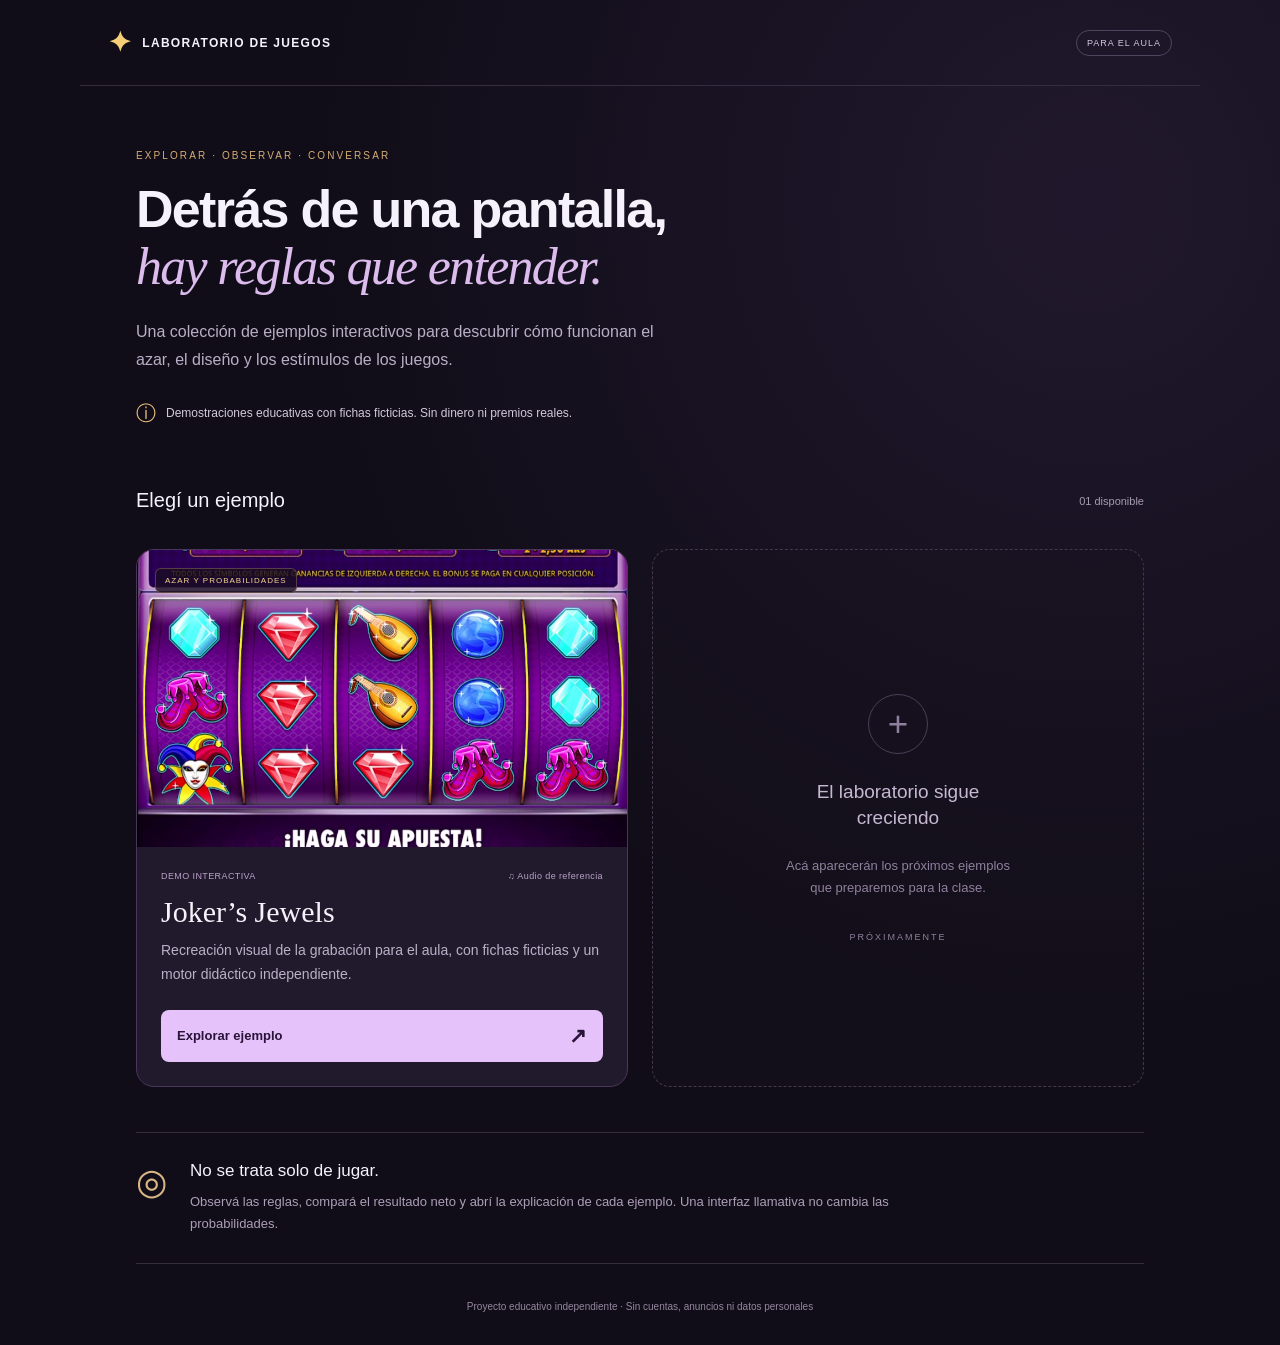
<file: index.html>
<!doctype html>
<html lang="es"><head><meta charset="utf-8"><meta name="viewport" content="width=device-width,initial-scale=1"><title>Laboratorio de juegos · Ejemplos para el aula</title><link rel="stylesheet" href="gallery.css"></head><body>
<header class="site-header"><a class="brand" href="index.html"><span aria-hidden="true">✦</span> LABORATORIO DE JUEGOS</a><span class="tag">PARA EL AULA</span></header>
<main><section class="intro"><p class="eyebrow">EXPLORAR · OBSERVAR · CONVERSAR</p><h1>Detrás de una pantalla,<br><em>hay reglas que entender.</em></h1><p>Una colección de ejemplos interactivos para descubrir cómo funcionan el azar, el diseño y los estímulos de los juegos.</p><div class="note"><span aria-hidden="true">ⓘ</span> Demostraciones educativas con fichas ficticias. Sin dinero ni premios reales.</div></section>
<section class="catalog" aria-labelledby="examples"><div class="section-heading"><h2 id="examples">Elegí un ejemplo</h2><span>01 disponible</span></div><div class="cards"><a class="game-card" href="teatro-del-azar.html?v=20261010" aria-label="Abrir recreación visual"><div class="art"><img src="assets/reference-frame.jpg" alt="Cinco rodillos violetas con gemas de colores y estrellas doradas"><span class="badge">AZAR Y PROBABILIDADES</span></div><div class="card-copy"><div class="card-meta"><span>DEMO INTERACTIVA</span><span>♫ Audio de referencia</span></div><h3>Joker’s Jewels</h3><p>Recreación visual de la grabación para el aula, con fichas ficticias y un motor didáctico independiente.</p><span class="open">Explorar ejemplo <span aria-hidden="true">↗</span></span></div></a><div class="coming"><span class="plus" aria-hidden="true">+</span><h3>El laboratorio sigue creciendo</h3><p>Acá aparecerán los próximos ejemplos que preparemos para la clase.</p><span class="coming-label">PRÓXIMAMENTE</span></div></div></section>
<section class="guide"><span class="guide-icon" aria-hidden="true">◎</span><div><h2>No se trata solo de jugar.</h2><p>Observá las reglas, compará el resultado neto y abrí la explicación de cada ejemplo. Una interfaz llamativa no cambia las probabilidades.</p></div></section></main><footer>Proyecto educativo independiente · Sin cuentas, anuncios ni datos personales</footer></body></html>
</file>
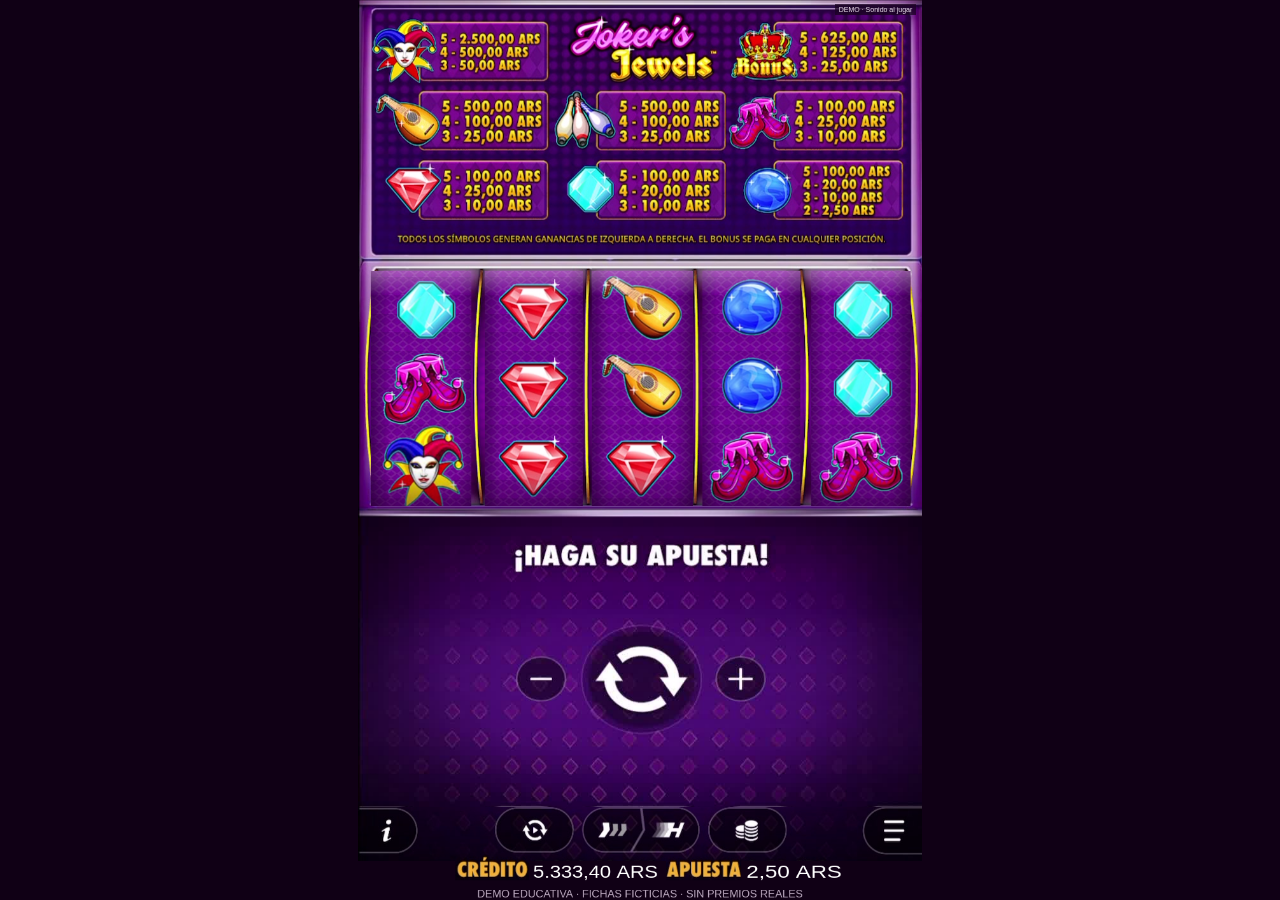
<file: teatro-del-azar.html>
<!doctype html><html lang="es"><head><meta charset="utf-8"><meta name="viewport" content="width=device-width,initial-scale=1,viewport-fit=cover"><title>Recreación visual · Demo educativa</title><link rel="stylesheet" href="reference.css?v=20261010"></head><body>
<main class="reference-game" aria-label="Recreación visual de la grabación con fichas ficticias">
<canvas id="gameCanvas" width="886" height="1414" aria-label="Cinco rodillos y tabla visual de referencia">Tu navegador no admite canvas.</canvas>
<a class="hotspot back" href="index.html" aria-label="Volver a ejemplos"></a>
<button class="hotspot fullscreen" aria-label="Pantalla completa"></button>
<button class="hotspot spin-control" aria-label="Girar una ronda de demostración"></button>
<button class="hotspot minus-control" aria-label="Reducir fichas por ronda"></button><button class="hotspot plus-control" aria-label="Aumentar fichas por ronda"></button>
<button class="hotspot info-control" aria-label="Información de la demostración"></button><button class="hotspot reset-control" aria-label="Ajustes de tirada automática"></button><button class="hotspot speed-control" aria-label="Cambiar velocidad" aria-pressed="false"></button><button class="hotspot sound-control" aria-label="Abrir Hyperplay" aria-pressed="false"></button><button class="hotspot stake-control" aria-label="Elegir fichas por ronda"></button><button class="hotspot menu-control" aria-label="Abrir menú"></button>
<span class="audio-note" id="audioNote">DEMO · ♫ tocar para activar</span><p class="sr-only" id="status" role="status" aria-live="polite"></p>
</main>
<dialog id="info"><h2>Demostración educativa</h2><p>La imagen y el sonido proceden del video facilitado para esta recreación visual. Los nombres, marcas y tablas visibles pertenecen al material de referencia. Esta demo independiente no está conectada al juego ni al casino original.</p><p>Las fichas son ficticias. La tabla del video forma parte de la referencia visual: el motor didáctico es simplificado y no reproduce las reglas comerciales del original. Solo cuenta la fila central: tres iguales desde la izquierda pagan 15 veces; cuatro, 50; cinco, 100. Cada uno de los cinco símbolos tiene la misma probabilidad.</p><p>Este modelo devuelve matemáticamente un 96 % a largo plazo, con un 4 % de rondas que pagan. No es una promesa sobre una sesión corta, ni un dato del juego original. Los giros son independientes y los resultados no se ajustan para producir “casi premios”.</p><p id="summary"></p><table><thead><tr><th>Ronda</th><th>Usadas</th><th>Recibidas</th><th>Neto</th></tr></thead><tbody id="history"></tbody></table><p>La demo se detiene a las diez rondas para conversar sobre música, estímulos y resultados netos. No admite depósitos, retiros ni premios reales.</p><button data-close>Cerrar</button></dialog>
<dialog id="menu"><h2>Menú de la demo</h2><button id="openInfo">Ver explicación y resultados</button><button id="audioMenu" aria-pressed="true">Silenciar sonido</button><fieldset class="audio-settings"><legend>Sonido</legend><label><input id="musicEnabled" type="checkbox" checked> Música de fondo</label><input id="musicVolume" aria-label="Volumen de música" type="range" min="0" max="100" value="100"><label><input id="effectsEnabled" type="checkbox" checked> Efectos de botones y rodillos</label><input id="effectsVolume" aria-label="Volumen de efectos" type="range" min="0" max="100" value="80"></fieldset><button id="resetMenu">Reiniciar demostración</button><a href="index.html">Volver a ejemplos</a><button data-close>Cerrar</button></dialog>
<dialog id="stakes" class="game-modal"><button class="close" data-close aria-label="Cerrar">×</button><h2>APOSTANDO EN 5 LÍNEAS</h2><section class="bet-row"><h3>MONEDAS POR LÍNEA</h3><div><button data-adjust="coins:-1">−</button><output id="coinCount"></output><button data-adjust="coins:1">+</button></div></section><section class="bet-row"><h3>VALOR DE MONEDAS</h3><div><button data-adjust="value:-1">−</button><output id="coinValue"></output><button data-adjust="value:1">+</button></div></section><section class="bet-row"><h3>TOTAL APOSTADO</h3><div><button data-adjust="total:-1">−</button><output id="totalStake"></output><button data-adjust="total:1">+</button></div></section><button id="maxStake" class="green">APUESTA MÁX</button></dialog>
<dialog id="autoplay" class="game-modal"><button class="close" data-close aria-label="Cerrar">×</button><h2>AJUSTES DE TIRADA AUTOMÁTICA</h2><div class="checks"><label><input id="turboAuto" type="checkbox"> TIRADA TURBO</label><label><input id="fastAuto" type="checkbox"> TIRADA RÁPIDA</label><label><input type="checkbox" checked> SALTAR PANTALLAS</label></div><h3>NÚMERO DE TIRADAS AUTOMÁTICAS</h3><input id="autoCount" type="range" min="1" max="100" value="100"><output id="autoNumber">100</output><button id="startAuto" class="green">INICIAR TIR. AUTO.</button><hr><h2>TIRADA SIN RODILLOS</h2><p>HYPERPLAY ES UN AUTOJUEGO SÚPER RÁPIDO SIN RODILLOS.</p><button id="openHyper">IR A HYPERPLAY</button><small>La demostración pausa al completar diez rondas.</small></dialog>
<dialog id="hyperplay" class="game-modal"><button class="close" data-close aria-label="Cerrar">×</button><h2><i>Joker’s</i> <strong>Jewels</strong></h2><h3>HYPERPLAY</h3><div class="hyper-summary"><span>APUESTA TOTAL<br><b id="hyperSpent">0</b></span><strong>LISTO</strong><span>PREMIO TOTAL<br><b id="hyperPaid">0</b></span></div><div class="hyper-columns">TIRADA <span>GANANCIA　 X</span> CRÉDITO</div><div class="hyper-credit">CRÉDITO INICIAL <b id="hyperCredit">5.333,40 ARS</b></div><p>El Hyperplay es un modo de autojuego súper rápido sin rodillos.</p><p>Elija su configuración y pulse jugar para comenzar.<br>Puede pausar o ajustarlo en cualquier momento.</p><div class="hyper-adjust"><button id="hyperMinus">−</button><div><output id="hyperStake">2,50 ARS</output><h3>APUESTA</h3></div><button id="hyperPlus">+</button></div><input id="hyperBetRange" aria-label="Apuesta" type="range" min="0" max="14" value="0"><div class="hyper-adjust"><button id="hyperCountMinus">−</button><div><output id="hyperCountLabel">100</output><h3>TIRADAS</h3></div><button id="hyperCountPlus">+</button></div><input id="hyperCount" aria-label="Tiradas" type="range" min="1" max="100" value="100"><label class="hyper-stop">DETENERSE EN LA FUNCIÓN<input id="hyperStop" type="checkbox"></label><button id="hyperStart" aria-label="Iniciar Hyperplay">▶</button><small>DEMO EDUCATIVA · PAUSA A LAS DIEZ RONDAS</small></dialog>
<dialog id="rules" class="game-modal"><button class="close" data-close aria-label="Cerrar">×</button><canvas id="rulesCanvas" width="826" height="1250" aria-label="Tabla visual de premios del video de referencia"></canvas><p class="rules-note">Tabla visual de referencia. Las reglas de la simulación se explican en el menú de la demo.</p></dialog>
<script src="audio.js?v=20261010"></script><script src="engine.js"></script><script src="reels.js?v=20261010"></script><script src="reference.js?v=20261010"></script></body></html>
</file>
<file: gallery.css>
:root{color-scheme:dark;font-family:Arial,Helvetica,sans-serif;background:#100d18;color:#f6f2fb}*{box-sizing:border-box}body{margin:0;background:radial-gradient(ellipse at 85% 15%,#30213f88,transparent 50%),#100d18}a{color:inherit;text-decoration:none}a:focus-visible{outline:3px solid #dfbafc;outline-offset:6px}.site-header{max-width:1120px;margin:auto;display:flex;align-items:center;justify-content:space-between;padding:26px 28px;border-bottom:1px solid #342d40;gap:15px}.brand{font-size:12px;font-weight:700;letter-spacing:1.3px;display:flex;align-items:center;gap:10px}.brand>span{font-size:28px;color:#f7ce78}.tag{border:1px solid #51445e;padding:7px 10px;border-radius:20px;color:#d5c6e2;font-size:9px;letter-spacing:1px;white-space:nowrap}main{max-width:1064px;margin:auto;padding:0 28px}.intro{padding:64px 0 45px;max-width:720px}.eyebrow{font-size:10px;letter-spacing:2.1px;color:#d5ae75;margin:0 0 20px}h1{font-size:clamp(32px,4.5vw,52px);line-height:1.1;letter-spacing:-1.7px;margin:0 0 23px;font-weight:600}h1 em{font-family:Georgia,serif;font-weight:400;color:#dcbbed}.intro>p:not(.eyebrow){color:#b9afc6;font-size:16px;line-height:1.7;max-width:550px}.note{display:flex;align-items:center;gap:10px;font-size:12px;line-height:1.5;color:#d3c8dc;margin-top:25px}.note>span{color:#efc57b;font-size:20px}.section-heading{display:flex;justify-content:space-between;align-items:center;gap:15px;margin:0 0 20px}.section-heading h2{font-size:20px;font-weight:500}.section-heading>span{font-size:11px;color:#a79bb3}.cards{display:grid;grid-template-columns:1fr 1fr;gap:24px}.game-card{display:block;background:#211a2c;border:1px solid #4a365b;border-radius:18px;overflow:hidden;transition:border-color .2s,transform .2s}.game-card:hover{border-color:#c799e7;transform:translateY(-3px)}.art{position:relative;aspect-ratio:1.65;overflow:hidden;background:#370941}.art img{width:100%;height:100%;object-fit:cover;display:block}.badge{position:absolute;left:18px;top:18px;padding:7px 9px;background:#1b0d24cc;color:#f5d48f;border:1px solid #b28a6666;border-radius:6px;font-size:8px;letter-spacing:1px}.card-copy{padding:24px}.card-meta{display:flex;justify-content:space-between;gap:10px;font-size:9px;color:#b9a2c9;letter-spacing:.4px}.card-copy h3{font-family:Georgia,serif;font-size:30px;font-weight:400;margin:14px 0 10px}.card-copy p{font-size:14px;line-height:1.7;color:#bcb0c9;margin:0}.open{margin-top:23px;display:flex;justify-content:space-between;align-items:center;background:#e6c2fa;color:#281438;border-radius:8px;padding:14px 16px;font-size:13px;font-weight:bold}.open>span{font-size:21px}.coming{border:1px dashed #44384e;border-radius:18px;padding:40px;display:flex;flex-direction:column;align-items:center;justify-content:center;text-align:center;background:#19132055;color:#8f819d}.plus{display:grid;place-items:center;border:1px solid #4c3d57;border-radius:50%;height:60px;width:60px;font-size:35px;font-weight:300}.coming h3{color:#c6b8d2;font-size:19px;font-weight:400;max-width:220px;line-height:1.4;margin:25px 0 10px}.coming p{max-width:230px;font-size:13px;line-height:1.7}.coming-label{font-size:9px;letter-spacing:2px;margin-top:20px}.guide{display:flex;gap:23px;padding:28px 0;border-top:1px solid #342c3d;border-bottom:1px solid #342c3d;margin:45px 0 35px}.guide-icon{color:#d6b685;font-size:36px}.guide h2{font-size:17px;font-weight:500;margin:0 0 10px}.guide p{font-size:13px;line-height:1.7;color:#ac9eb8;margin:0;max-width:700px}footer{padding:0 25px 30px;text-align:center;font-size:10px;color:#95879f;line-height:1.6}@media(max-width:650px){.site-header{padding:20px}.brand{font-size:9px;letter-spacing:.8px}.brand>span{font-size:24px}.tag{font-size:8px;padding:6px 8px}main{padding:0 20px}.intro{padding:42px 0 25px}h1{font-size:34px}.intro>p:not(.eyebrow){font-size:14px}.cards{grid-template-columns:1fr}.coming{padding:25px}.coming .plus{height:42px;width:42px;font-size:25px}.coming h3{max-width:none;font-size:17px;margin:15px 0 5px}.coming p{max-width:270px;margin:7px 0}.coming-label{margin-top:13px}.guide{margin-top:30px;gap:15px}.card-copy{padding:20px}.section-heading h2{font-size:18px}}@media(prefers-reduced-motion:reduce){.game-card{transition:none}.game-card:hover{transform:none}}

.art img{object-position:center 47%}
</file>
<file: reference.css>
*{box-sizing:border-box}html,body{margin:0;background:#100015;color:#fff;font-family:Arial,sans-serif}body{min-height:100dvh;display:grid;place-items:center}.reference-game{position:relative;width:min(100vw,calc(100dvh * 886 / 1414));aspect-ratio:886/1414;background:#22002a;overflow:hidden}canvas{display:block;width:100%;height:100%;object-fit:contain}.hotspot{position:absolute;border:0;background:transparent;color:transparent;cursor:pointer;padding:0;touch-action:manipulation}.hotspot:focus-visible{outline:2px solid #ffe276;outline-offset:-3px;border-radius:12px}.hotspot:disabled{cursor:default}.back{left:6.6%;top:2.9%;width:6.6%;height:4%}.fullscreen{left:6.6%;top:10%;width:6.6%;height:4%}.spin-control{left:38%;top:68.6%;width:24%;height:14.7%;border-radius:50%}.minus-control{left:29%;top:73.3%;width:9%;height:5.3%;border-radius:50%}.plus-control{left:62.8%;top:73.3%;width:8.8%;height:5.3%;border-radius:50%}.info-control{left:0;top:89.8%;width:11%;height:5.1%}.reset-control{left:23%;top:89.8%;width:14%;height:5.1%}.speed-control{left:39%;top:89.8%;width:12%;height:5.1%}.sound-control{left:50%;top:89.8%;width:11%;height:5.1%}.stake-control{left:62%;top:89.8%;width:15%;height:5.1%}.menu-control{right:0;top:89.8%;width:11%;height:5.1%}.sr-only{position:absolute;width:1px;height:1px;overflow:hidden;clip-path:inset(50%)}dialog{width:min(92vw,460px);max-height:85dvh;overflow:auto;border:1px solid #915aa5;border-radius:10px;padding:24px;background:#25132e;color:#f8edfb}dialog::backdrop{background:#000b}dialog h2{margin-top:0;color:#ffe18c;font-size:23px}dialog p,dialog li{font-size:14px;line-height:1.65}dialog button,dialog a{display:inline-block;padding:12px 16px;margin:5px 4px 5px 0;border:1px solid #a879bc;border-radius:6px;background:#42234e;color:#fff;font:inherit;cursor:pointer;text-decoration:none}dialog button:disabled{opacity:.5}dialog table{width:100%;font-size:12px;border-collapse:collapse}dialog th,dialog td{padding:8px 2px;border-bottom:1px solid #65416b;text-align:right}dialog th:first-child,dialog td:first-child{text-align:left}.audio-note{position:absolute;right:1%;top:.4%;font-size:7px;background:#190321bd;color:#e6d9e8;padding:2px 4px;pointer-events:none}.loading-error{padding:30px;font-size:15px;color:white}.reference-game:fullscreen{width:min(100vw,calc(100dvh * 886 / 1414));margin:auto}

.back,.fullscreen{display:none}.spin-control{left:38.5%;top:68.45%;height:14.85%;width:23.5%}.minus-control{left:30.3%;top:73.05%;width:7.8%;height:5.2%}.plus-control{left:62.2%;top:73.05%;width:8%;height:5.2%}.info-control,.reset-control,.speed-control,.sound-control,.stake-control,.menu-control{top:89.8%;height:5.1%}
.game-modal{background:rgba(5,2,6,.96);border:0;border-radius:5px;width:min(80.5vw,calc(100dvh * .504));padding:8% 6%;text-align:center;font-family:'Arial Narrow',Impact,Arial,sans-serif}.game-modal h2{font-size:clamp(13px,3.4vw,27px);color:#edc25b;font-weight:900;margin:0 0 28px}.game-modal h3{font-size:clamp(12px,3vw,25px);margin:16px 0 8px}.game-modal .close{position:absolute;right:5px;top:0;background:none;border:0;font:40px Arial;padding:0 8px;margin:0;color:#bbb}.bet-row>div{display:flex;align-items:center;justify-content:space-between;gap:14px}.bet-row button{border:0;border-radius:50%;background:#eee;color:#555;width:22%;aspect-ratio:1;padding:0;margin:0;font:clamp(28px,7vw,65px) Arial}.bet-row button:last-child{background:#0c6;color:#fff}.bet-row output{background:#222021;border:2px solid #454345;border-radius:9px;width:54%;padding:16px 0;font-size:clamp(14px,3.5vw,30px);font-weight:900;white-space:nowrap}.game-modal .green{background:#0c6;border:0;border-radius:4px;font-weight:900;margin-top:24px;padding:18px 12px}.game-modal small{display:block;font:11px Arial;color:#aaa;margin-top:16px}.checks{display:flex;gap:12px;font-size:12px}.checks label{flex:1}.checks input{display:block;margin:0 auto 8px;accent-color:#0c6}.game-modal input[type=range]{accent-color:#0c6;width:80%}.game-modal hr{border:0;border-top:1px solid #555;margin:24px 0}.game-modal::backdrop{background:#0003}

#stakes{padding:8% 7% 6%;aspect-ratio:714/1020;max-height:90dvh}.bet-row{margin-bottom:22px}#autoplay{padding:8% 6% 4%;width:min(80.5vw,calc(100dvh * .575))}.checks{margin:28px 0 48px;text-align:left;align-items:center;font-weight:900}.checks input{width:24px;height:24px;float:left;margin-right:5px}#autoplay #startAuto{display:block;width:100%;margin:38px auto 28px}#openHyper{background:#ffb330;color:#080808;border:0;font-weight:900;width:90%;margin-top:20px}#hyperplay{width:min(100vw,calc(100dvh * 886 / 1414));height:min(100dvh,calc(100vw * 1414 / 886));max-height:100dvh;padding:5% 0 1%;background:radial-gradient(ellipse at 30% 10%,#57357988,transparent 50%),linear-gradient(115deg,#331358,#30105f);border-radius:0;overflow:auto;font-family:Arial,sans-serif}#hyperplay h2{font-size:clamp(24px,6vw,48px);margin:0 0 8px;text-shadow:2px 3px #110022}#hyperplay h2 i{color:#f353d9}#hyperplay h2 strong{color:#ffdb20}#hyperplay h3{color:#9b85ae;font-size:clamp(10px,2.5vw,20px);margin:4px 0}#hyperplay p{font-size:clamp(10px,2.5vw,21px);line-height:1.4;margin:20px 7%;color:#dbcae8}.hyper-summary,.hyper-columns,.hyper-credit{display:flex;justify-content:space-between;text-align:left;padding:8px 5%;font-size:clamp(9px,2.5vw,21px);color:#a28bb7}.hyper-summary b{color:#fff}.hyper-summary>strong{border:2px solid #a28bb7;border-radius:30px;padding:4px 15px;color:#d6c0e3}.hyper-columns{border-top:1px solid #9075ad;margin:10px 5% 0;padding:7px 0}.hyper-credit{border-block:2px solid white;background:#210269;color:white}.hyper-adjust{display:flex;align-items:center;justify-content:space-between;margin:18px 10% 5px}.hyper-adjust output{font-size:clamp(16px,4vw,30px);font-weight:bold}.hyper-adjust button{border:0;background:none;font:40px Arial;margin:0;padding:0;color:white}#hyperplay input[type=range]{width:77%;accent-color:white;margin:8px auto}#hyperplay .hyper-stop{display:block;font-size:clamp(9px,2.3vw,18px);font-weight:bold;margin-top:12px}.hyper-stop input{display:block;width:30px;height:30px;margin:12px auto;accent-color:white}#hyperplay #hyperStart{display:block;border:1px solid #b3a3c2;background:#10031d;width:16%;aspect-ratio:1;border-radius:50%;font-size:30px;padding:0;margin:25px auto;box-shadow:0 0 18px #d5b4ff}#hyperplay small{font-size:7px;margin-top:15px}

/* Layout is scaled from the game, so changing phone width does not change gaps. */
:root{--game-w:min(100vw,calc(100dvh * 886 / 1414));--game-h:min(100dvh,calc(100vw * 1414 / 886))}
#stakes{position:fixed;inset:0;margin:auto;width:calc(var(--game-w)*.808);height:calc(var(--game-h)*.72);max-height:none;max-width:none;padding:0;overflow:hidden;border-radius:calc(var(--game-w)*.012);background:#070309 url('assets/reference-bet.jpg') 51.765% 44.568% / 123.743% 188.605% no-repeat}
#stakes>h2,#stakes h3{position:absolute;clip-path:inset(50%);width:1px;height:1px;overflow:hidden}
#stakes .close{inset:1% 1% auto auto;width:10%;height:8%;font-size:0;color:transparent}
#stakes .bet-row{position:absolute;left:10.8%;width:79.2%;height:12.8%;margin:0;top:22.1%}
#stakes .bet-row:nth-of-type(2){top:43.9%}#stakes .bet-row:nth-of-type(3){top:65.5%}
#stakes .bet-row>div{height:100%;gap:0}#stakes .bet-row button{width:19.2%;height:85%;aspect-ratio:1;background:transparent;color:transparent;font-size:0;box-shadow:none;border:0}
#stakes .bet-row output{height:100%;width:47%;display:flex;justify-content:center;align-items:center;border-radius:calc(var(--game-w)*.018);background:#232122;border:calc(var(--game-w)*.0035) solid #424041;padding:0;color:white;font-family:Impact,'Arial Narrow',sans-serif;font-size:calc(var(--game-w)*.045);font-weight:400;letter-spacing:.1px}
#stakes #maxStake{position:absolute;left:31.7%;top:83.6%;width:36.7%;height:10.7%;margin:0;background:transparent;color:transparent;font-size:0;padding:0}
#stakes button:focus-visible{outline:2px solid white;outline-offset:-4px}
#autoplay{position:fixed;inset:0;margin:auto;width:calc(var(--game-w)*.808);height:calc(var(--game-h)*.86);max-height:none;max-width:none;padding:0;background:#08030a url('assets/reference-auto.jpg') 51.765% 47.524% / 123.743% 157.635% no-repeat;border-radius:calc(var(--game-w)*.015);overflow:hidden}
#autoplay>h2,#autoplay>h3,#autoplay>p,#autoplay hr{visibility:hidden;margin:0;height:0;padding:0}#autoplay .close{inset:0 0 auto auto;width:10%;height:7%;font-size:0;color:transparent}
#autoplay .checks{position:absolute;left:9%;top:13.7%;width:82%;height:6%;margin:0;gap:0;color:transparent;font-size:0}
#autoplay .checks label{display:block;height:100%}#autoplay .checks input{appearance:none;-webkit-appearance:none;width:32%;height:85%;margin:0;border:calc(var(--game-w)*.003) solid #777;border-radius:calc(var(--game-w)*.012);background:#070308}
#autoplay .checks input:checked{background:#0c6;border-color:#0c6}#autoplay .checks input:checked::after{content:'✓';color:white;display:block;text-align:center;font:bold calc(var(--game-w)*.047) Arial}
#autoplay #autoCount{position:absolute;left:16%;top:34.5%;width:52%;height:6.7%;margin:0;background:transparent}
#autoplay #autoNumber{position:absolute;left:75%;top:36%;width:15%;background:#08030a;font:bold calc(var(--game-w)*.038) Arial;color:white}
#autoplay #startAuto{position:absolute;left:9%;top:48.9%;width:82%;height:9.1%;margin:0;border-radius:calc(var(--game-w)*.018);padding:0;font:calc(var(--game-w)*.042) Impact,'Arial Narrow',Arial;background:#0c6}
#autoplay #openHyper{position:absolute;left:17%;top:88%;width:66%;height:7.3%;padding:0;margin:0;background:transparent;color:transparent;font-size:0;border:0}
#autoplay small{position:absolute;bottom:0;left:0;width:100%;margin:0;font-size:calc(var(--game-w)*.011)}
#hyperplay{position:fixed;inset:0;margin:auto;width:var(--game-w);height:var(--game-h);max-width:none;padding:0;background:#32105c;overflow:hidden}
#hyperplay>h2{position:absolute;left:20%;top:3.5%;width:60%;height:8%;background:url('assets/reference-hyper.jpg') 50% 20.48% / 166.7% 1714% no-repeat;font-size:0;color:transparent;text-shadow:none;margin:0}
#hyperplay>h2 *{visibility:hidden}#hyperplay>.close{top:2.5%;right:3%;font-size:calc(var(--game-w)*.052);line-height:1}
#hyperplay>h3{position:absolute;top:11.6%;left:0;width:100%;font-size:calc(var(--game-w)*.028);font-style:italic}
#hyperplay .hyper-summary{position:absolute;top:13.8%;left:0;width:100%;padding:0 5%;font-size:calc(var(--game-w)*.027);font-weight:bold}
#hyperplay .hyper-columns{position:absolute;top:19.6%;width:90%;margin:0 5%;font-size:calc(var(--game-w)*.025)}
#hyperplay .hyper-credit{position:absolute;top:23.8%;left:0;width:100%;height:4.2%;align-items:center;font-size:calc(var(--game-w)*.025)}
#hyperplay>p{position:absolute;top:29.8%;left:7%;width:86%;margin:0;font-size:calc(var(--game-w)*.029)}#hyperplay>p+p{top:35.5%}
#hyperplay .hyper-adjust{position:absolute;top:42.3%;left:11%;width:78%;margin:0;height:6%;}#hyperplay .hyper-adjust output{font-size:calc(var(--game-w)*.039)}#hyperplay .hyper-adjust h3{font-size:calc(var(--game-w)*.03)}#hyperplay .hyper-adjust button{font-size:calc(var(--game-w)*.065)}
#hyperplay #hyperBetRange{position:absolute;top:49%;left:11%;width:77%;height:4%;margin:0}
#hyperplay .hyper-adjust:has(#hyperCountMinus){top:55%}#hyperplay #hyperCount{position:absolute;top:62%;left:11%;width:77%;height:4%;margin:0}
#hyperplay .hyper-stop{position:absolute;top:67.4%;left:0;width:100%;font-size:calc(var(--game-w)*.025);margin:0}#hyperplay .hyper-stop input{width:calc(var(--game-w)*.082);height:calc(var(--game-w)*.082);margin:3.2% auto 0}
#hyperplay #hyperStart{position:absolute;top:80.8%;left:42.4%;width:15.2%;height:9.5%;margin:0;font-size:calc(var(--game-w)*.055)}#hyperplay>small{position:absolute;bottom:1%;width:100%;font-size:calc(var(--game-w)*.011)}

.minus-control{left:27%;width:10%}.plus-control{left:63%;width:10%}

#stakes{inset:calc((100dvh - var(--game-h))/2 + var(--game-h)*.0594) 0 auto;margin:0 auto}
#autoplay{inset:calc((100dvh - var(--game-h))/2 + var(--game-h)*.0134) 0 auto;margin:0 auto;background-position:51.765% 48.006%}

#rules{position:fixed;inset:calc((100dvh - var(--game-h))/2 + var(--game-h)*.012) 0 auto;margin:0 auto;width:calc(var(--game-w)*.932);height:auto;max-height:calc(var(--game-h)*.9);max-width:none;background:#08050b;border-radius:calc(var(--game-w)*.025);padding:0;overflow-y:auto}#rulesCanvas{width:100%;height:auto;display:block}#rules .close{position:absolute;right:0;top:0;width:10%;height:7%;color:transparent;font-size:0;background:transparent;border:0}#rules .rules-note{font:calc(var(--game-w)*.012) Arial;line-height:1.4;padding:8px;margin:0;color:#aaa}

.audio-settings{display:grid;gap:12px;margin:16px 0;padding:14px;border:1px solid #735481;border-radius:6px}.audio-settings legend{padding:0 7px}.audio-settings label{display:flex;align-items:center;gap:8px;font-size:14px}.audio-settings input[type=range]{width:100%;accent-color:#bdb3e5}.audio-settings input[type=checkbox]{accent-color:#bdb3e5;width:18px;height:18px}
</file>
